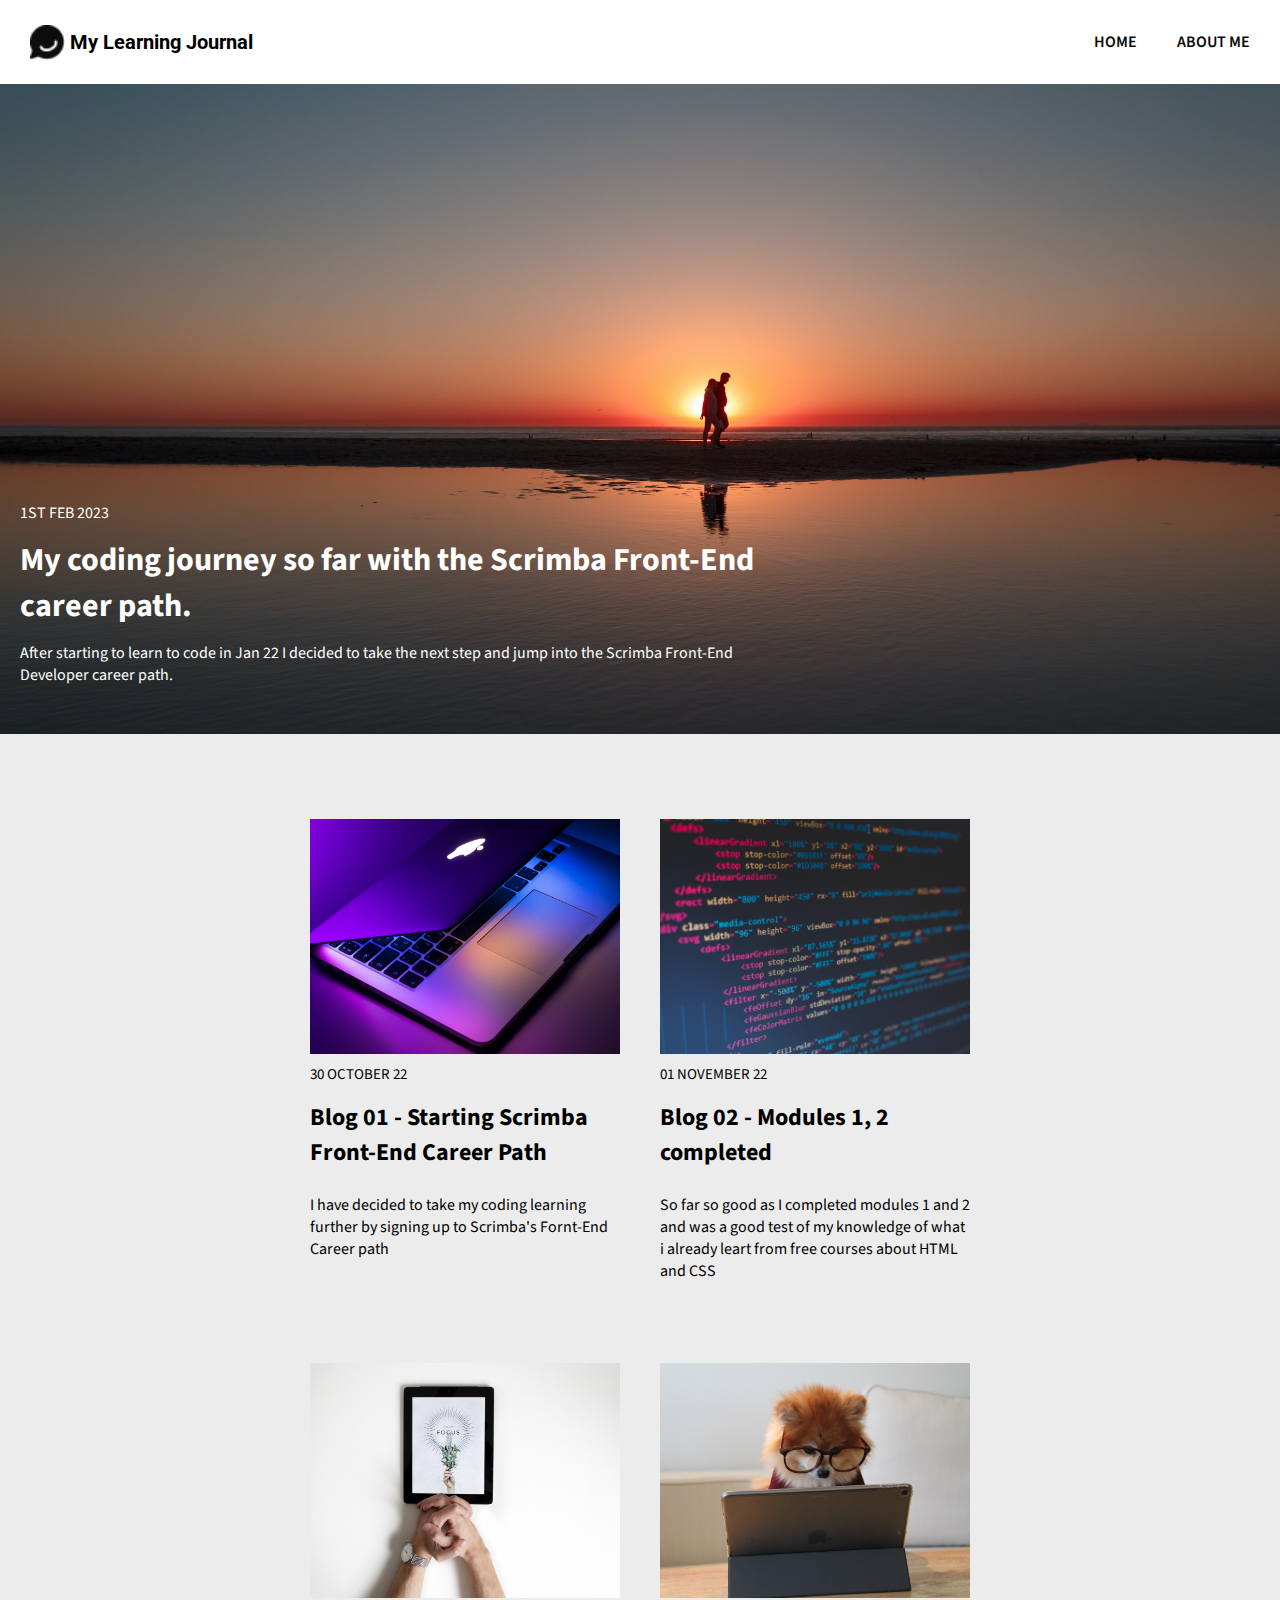
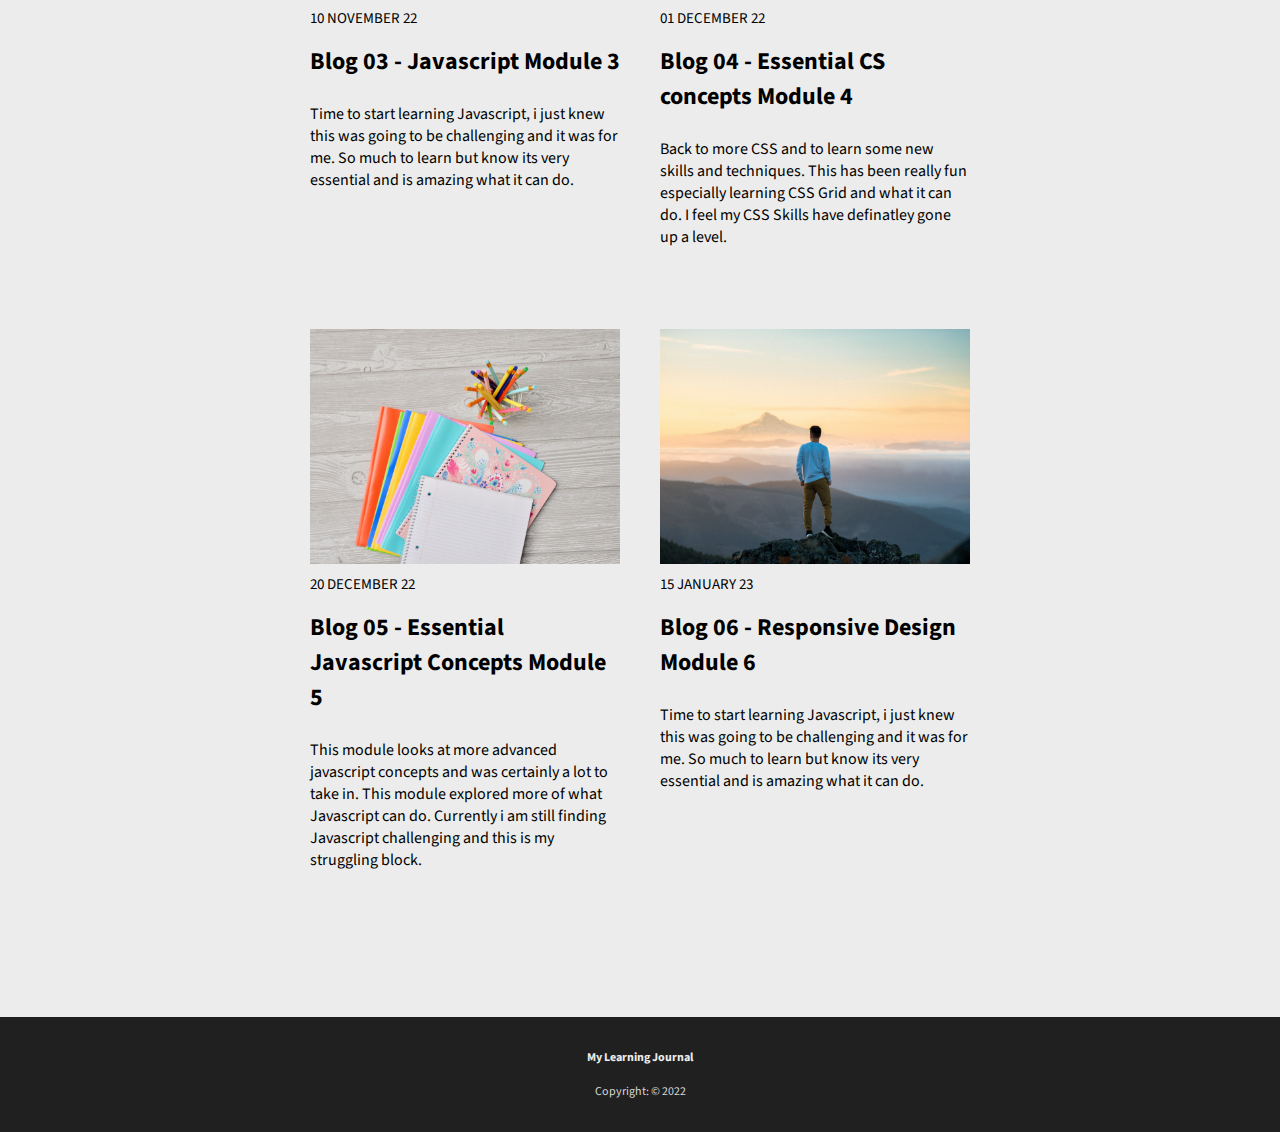
<file: index.html>
<html>
  <head>
    <title>My Learning Journal</title>
    <link rel="stylesheet" href="css/style.css" />
    <link rel="preconnect" href="https://fonts.googleapis.com" />
    <link rel="preconnect" href="https://fonts.gstatic.com" crossorigin />
    <link
      href="https://fonts.googleapis.com/css2?family=Roboto:wght@700&family=Source+Sans+Pro:wght@400;600;700&display=swap"
      rel="stylesheet"
    />
    <meta name="viewport" content="width=device-width, initial-scale=1" />
  </head>
  <body>
    <div class="body-container">
      <nav class="navbar">
        <div class="nav__logo">
          <img class="nav_img" src="/images/logo.img.png" alt="logo image" />
          <p class="logo__title">My Learning Journal</p>
        </div>
        <ul>
          <li><a href="/index.html">HOME</a></li>
          <li><a href="/about_me.html">ABOUT ME</a></li>
        </ul>
      </nav>

      <section class="hero-section">
        <p class="article__date__hero date">1ST FEB 2023</p>
        <h1 class="article__title__hero">
          <a href="/article_page.html">
            My coding journey so far with the Scrimba Front-End career path.
          </a>
        </h1>
        <p class="article__preview__hero">
          After starting to learn to code in Jan 22 I decided to take the next
          step and jump into the Scrimba Front-End Developer career path.
        </p>
      </section>

      <section class="blog-section">
        <div class="blog__card">
          <img
            class="blog__img"
            src="/images/blog01_img.jpg"
            alt="laptop half open"
          />
          <p class="blog__date date">30 OCTOBER 22</p>
          <p class="blog__title">
            Blog 01 - Starting Scrimba Front-End Career Path
          </p>
          <p class="blog__text">
            I have decided to take my coding learning further by signing up to
            Scrimba's Fornt-End Career path
          </p>
        </div>

        <div class="blog__card">
          <img
            class="blog__img"
            src="/images/blog02_img.jpg"
            alt="picture of programming code"
          />
          <p class="blog__date date">01 NOVEMBER 22</p>
          <p class="blog__title">Blog 02 - Modules 1, 2 completed</p>
          <p class="blog__text">
            So far so good as I completed modules 1 and 2 and was a good test of
            my knowledge of what i already leart from free courses about HTML
            and CSS
          </p>
        </div>

        <div class="blog__card">
          <img
            class="blog__img"
            src="/images/blog3_img.jpg"
            alt="person's hands clutched together with tablet that says focus"
          />
          <p class="blog__date date">10 NOVEMBER 22</p>
          <p class="blog__title">Blog 03 - Javascript Module 3</p>
          <p class="blog__text">
            Time to start learning Javascript, i just knew this was going to be
            challenging and it was for me. So much to learn but know its very
            essential and is amazing what it can do.
          </p>
        </div>

        <div class="blog__card">
          <img
            class="blog__img"
            src="/images/blog04_img.jpg"
            alt="Dog with galsses looking at laptop"
          />
          <p class="blog__date date">01 DECEMBER 22</p>
          <p class="blog__title">Blog 04 - Essential CS concepts Module 4</p>
          <p class="blog__text">
            Back to more CSS and to learn some new skills and techniques. This
            has been really fun especially learning CSS Grid and what it can do.
            I feel my CSS Skills have definatley gone up a level.
          </p>
        </div>

        <div class="blog__card">
          <img
            class="blog__img"
            src="/images/blog05_img.jpg"
            alt="person's hands clutched together with tablet that says focus"
          />
          <p class="blog__date date">20 DECEMBER 22</p>
          <p class="blog__title">
            Blog 05 - Essential Javascript Concepts Module 5
          </p>
          <p class="blog__text">
            This module looks at more advanced javascript concepts and was
            certainly a lot to take in. This module explored more of what
            Javascript can do. Currently i am still finding Javascript
            challenging and this is my struggling block.
          </p>
        </div>

        <div class="blog__card">
          <img
            class="blog__img"
            src="/images/blog06_img.jpg"
            alt="person's hands clutched together with tablet that says focus"
          />
          <p class="blog__date date">15 JANUARY 23</p>
          <p class="blog__title">Blog 06 - Responsive Design Module 6</p>
          <p class="blog__text">
            Time to start learning Javascript, i just knew this was going to be
            challenging and it was for me. So much to learn but know its very
            essential and is amazing what it can do.
          </p>
        </div>
      </section>

      <footer class="footer">
        <p class="footer__text">My Learning Journal</p>
        <p class="footer__copyright">Copyright: &copy; 2022</p>
      </footer>
    </div>
  </body>
</html>
</file>
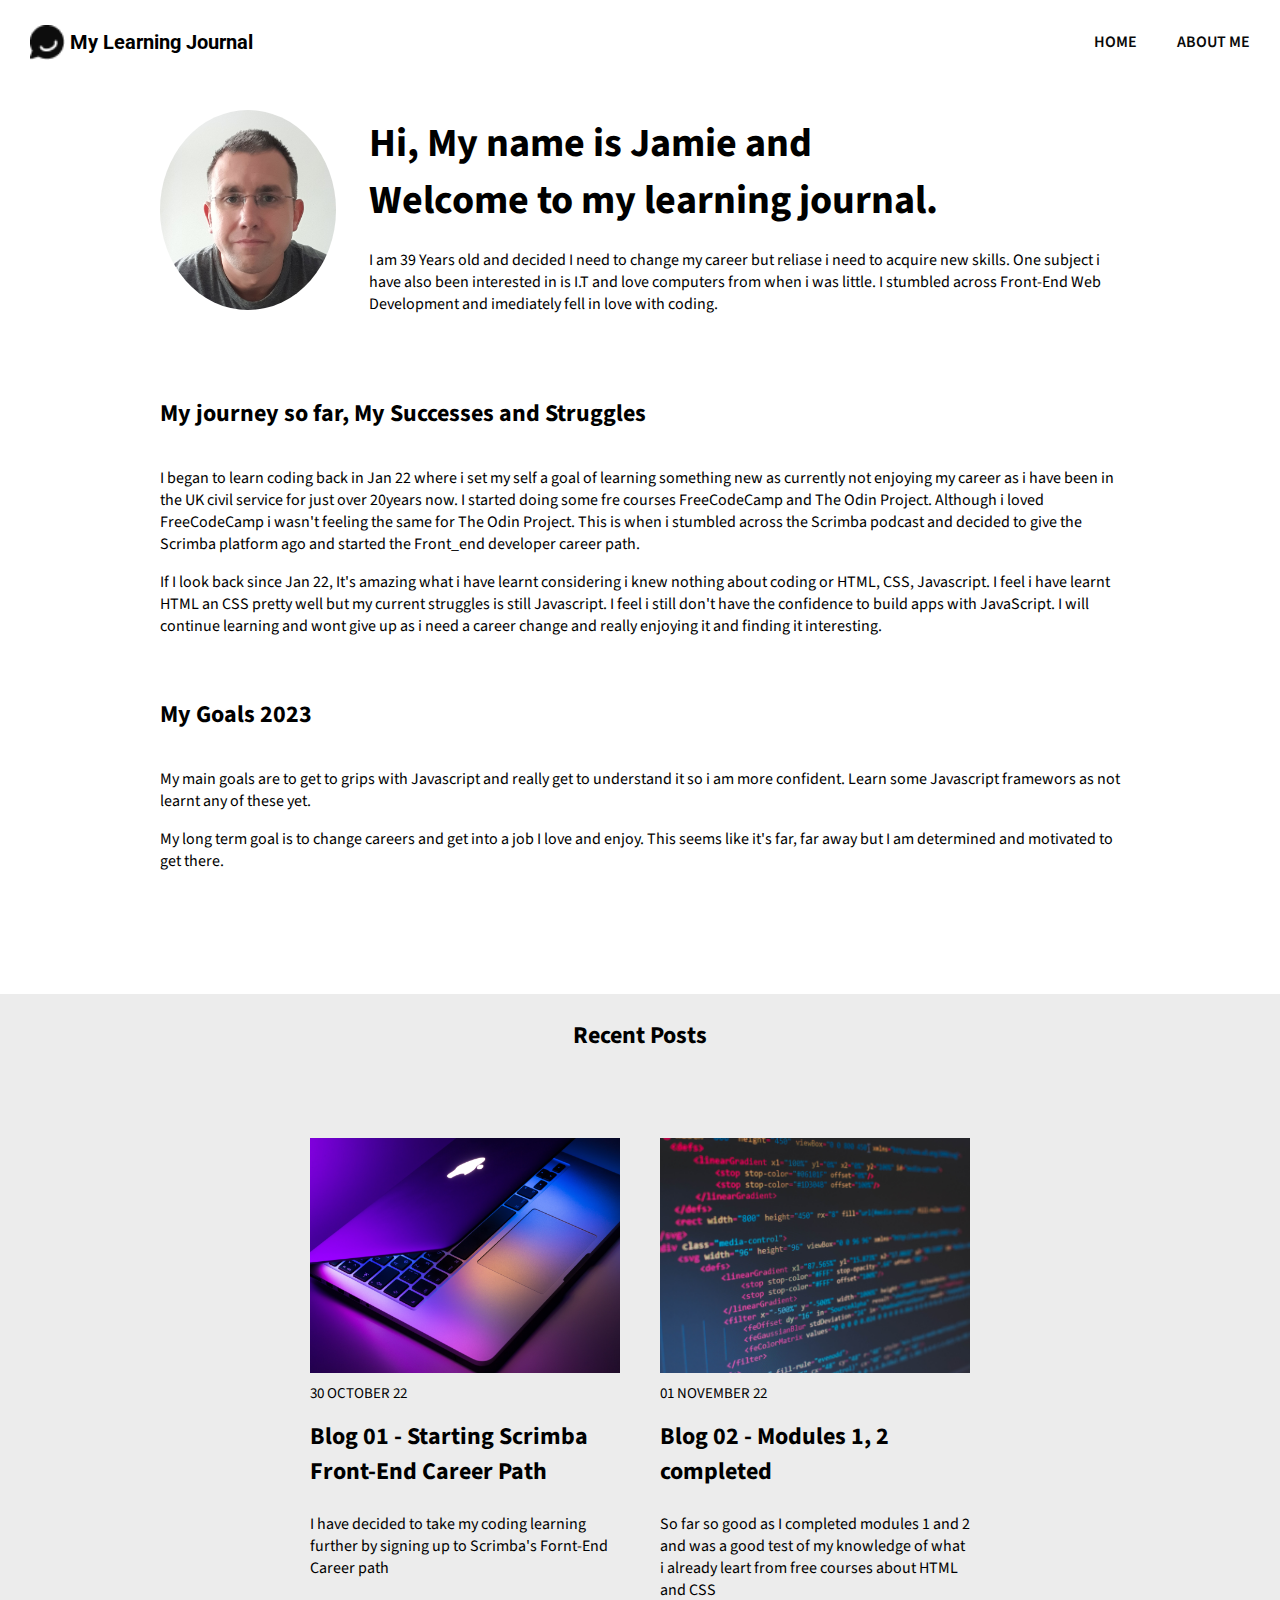
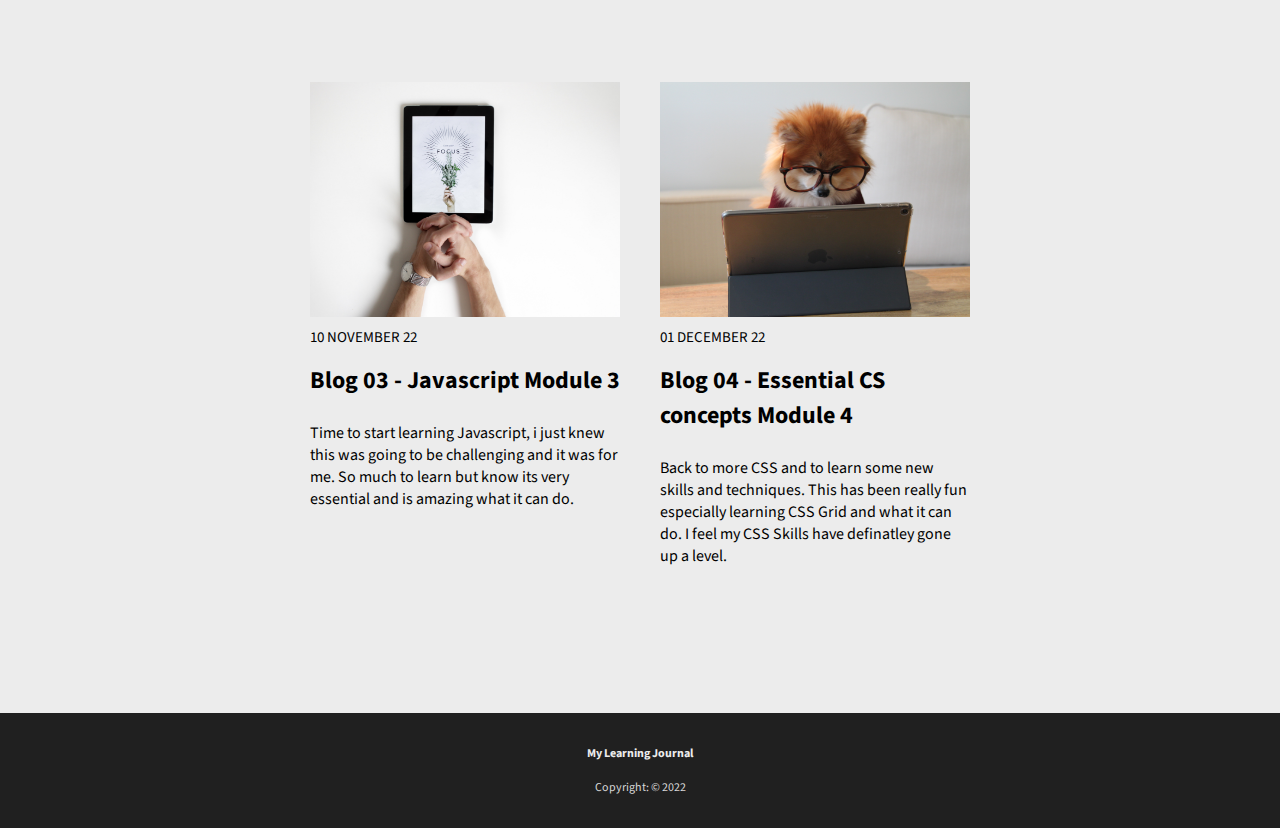
<file: about_me.html>
<html>
  <head>
    <title>My Learning Journal</title>
    <link rel="stylesheet" href="css/style.css" />
    <link rel="preconnect" href="https://fonts.googleapis.com" />
    <link rel="preconnect" href="https://fonts.gstatic.com" crossorigin />
    <link
      href="https://fonts.googleapis.com/css2?family=Roboto:wght@700&family=Source+Sans+Pro:wght@400;600;700&display=swap"
      rel="stylesheet"
    />
    <meta name="viewport" content="width=device-width, initial-scale=1" />
  </head>

  <nav class="navbar">
    <div class="nav__logo">
      <img class="nav_img" src="/images/logo.img.png" alt="logo image" />
      <p class="logo__title">My Learning Journal</p>
    </div>
    <ul>
      <li><a href="/index.html">HOME</a></li>
      <li><a href="/about_me.html">ABOUT ME</a></li>
    </ul>
  </nav>
  <div class="profile__img__section">
    <img
      class="profile__img"
      src="/images/selfie__img.jpg"
      alt="a picture of creator"
    />

    <div class="about-me-flex">
      <h1 class="about__me__title">
        Hi, My name is Jamie and Welcome to my learning journal.
      </h1>
      <p class="about__me__text">
        I am 39 Years old and decided I need to change my career but reliase i
        need to acquire new skills. One subject i have also been interested in
        is I.T and love computers from when i was little. I stumbled across
        Front-End Web Development and imediately fell in love with coding.
      </p>
    </div>
  </div>

  <section class="about-me">
    <h3 class="about__me__headings">
      My journey so far, My Successes and Struggles
    </h3>

    <p class="about__me__text">
      I began to learn coding back in Jan 22 where i set my self a goal of
      learning something new as currently not enjoying my career as i have been
      in the UK civil service for just over 20years now. I started doing some
      fre courses FreeCodeCamp and The Odin Project. Although i loved
      FreeCodeCamp i wasn't feeling the same for The Odin Project. This is when
      i stumbled across the Scrimba podcast and decided to give the Scrimba
      platform ago and started the Front_end developer career path.
    </p>
    <p class="about__me__text">
      If I look back since Jan 22, It's amazing what i have learnt considering i
      knew nothing about coding or HTML, CSS, Javascript. I feel i have learnt
      HTML an CSS pretty well but my current struggles is still Javascript. I
      feel i still don't have the confidence to build apps with JavaScript. I
      will continue learning and wont give up as i need a career change and
      really enjoying it and finding it interesting.
    </p>

    <h3 class="about__me__headings">My Goals 2023</h3>
    <p class="about__me__text">
      My main goals are to get to grips with Javascript and really get to
      understand it so i am more confident. Learn some Javascript framewors as
      not learnt any of these yet.
    </p>
    <p class="about__me__text">
      My long term goal is to change careers and get into a job I love and
      enjoy. This seems like it's far, far away but I am determined and
      motivated to get there.
    </p>
  </section>

  <h2 class="recent__post__heading">Recent Posts</h2>

  <section class="blog-section">
    <div class="blog__card">
      <img
        class="blog__img"
        src="/images/blog01_img.jpg"
        alt="laptop half open"
      />
      <p class="blog__date date">30 OCTOBER 22</p>
      <p class="blog__title">
        Blog 01 - Starting Scrimba Front-End Career Path
      </p>
      <p class="blog__text">
        I have decided to take my coding learning further by signing up to
        Scrimba's Fornt-End Career path
      </p>
    </div>

    <div class="blog__card">
      <img
        class="blog__img"
        src="/images/blog02_img.jpg"
        alt="picture of programming code"
      />
      <p class="blog__date date">01 NOVEMBER 22</p>
      <p class="blog__title">Blog 02 - Modules 1, 2 completed</p>
      <p class="blog__text">
        So far so good as I completed modules 1 and 2 and was a good test of my
        knowledge of what i already leart from free courses about HTML and CSS
      </p>
    </div>

    <div class="blog__card">
      <img
        class="blog__img"
        src="/images/blog3_img.jpg"
        alt="person's hands clutched together with tablet that says focus"
      />
      <p class="blog__date date">10 NOVEMBER 22</p>
      <p class="blog__title">Blog 03 - Javascript Module 3</p>
      <p class="blog__text">
        Time to start learning Javascript, i just knew this was going to be
        challenging and it was for me. So much to learn but know its very
        essential and is amazing what it can do.
      </p>
    </div>
    <div class="blog__card">
      <img
        class="blog__img"
        src="/images/blog04_img.jpg"
        alt="Dog with galsses looking at laptop"
      />
      <p class="blog__date date">01 DECEMBER 22</p>
      <p class="blog__title">Blog 04 - Essential CS concepts Module 4</p>
      <p class="blog__text">
        Back to more CSS and to learn some new skills and techniques. This has
        been really fun especially learning CSS Grid and what it can do. I feel
        my CSS Skills have definatley gone up a level.
      </p>
    </div>
  </section>

  <footer class="footer">
    <p class="footer__text">My Learning Journal</p>
    <p class="footer__copyright">Copyright: &copy; 2022</p>
  </footer>
</html>
</file>
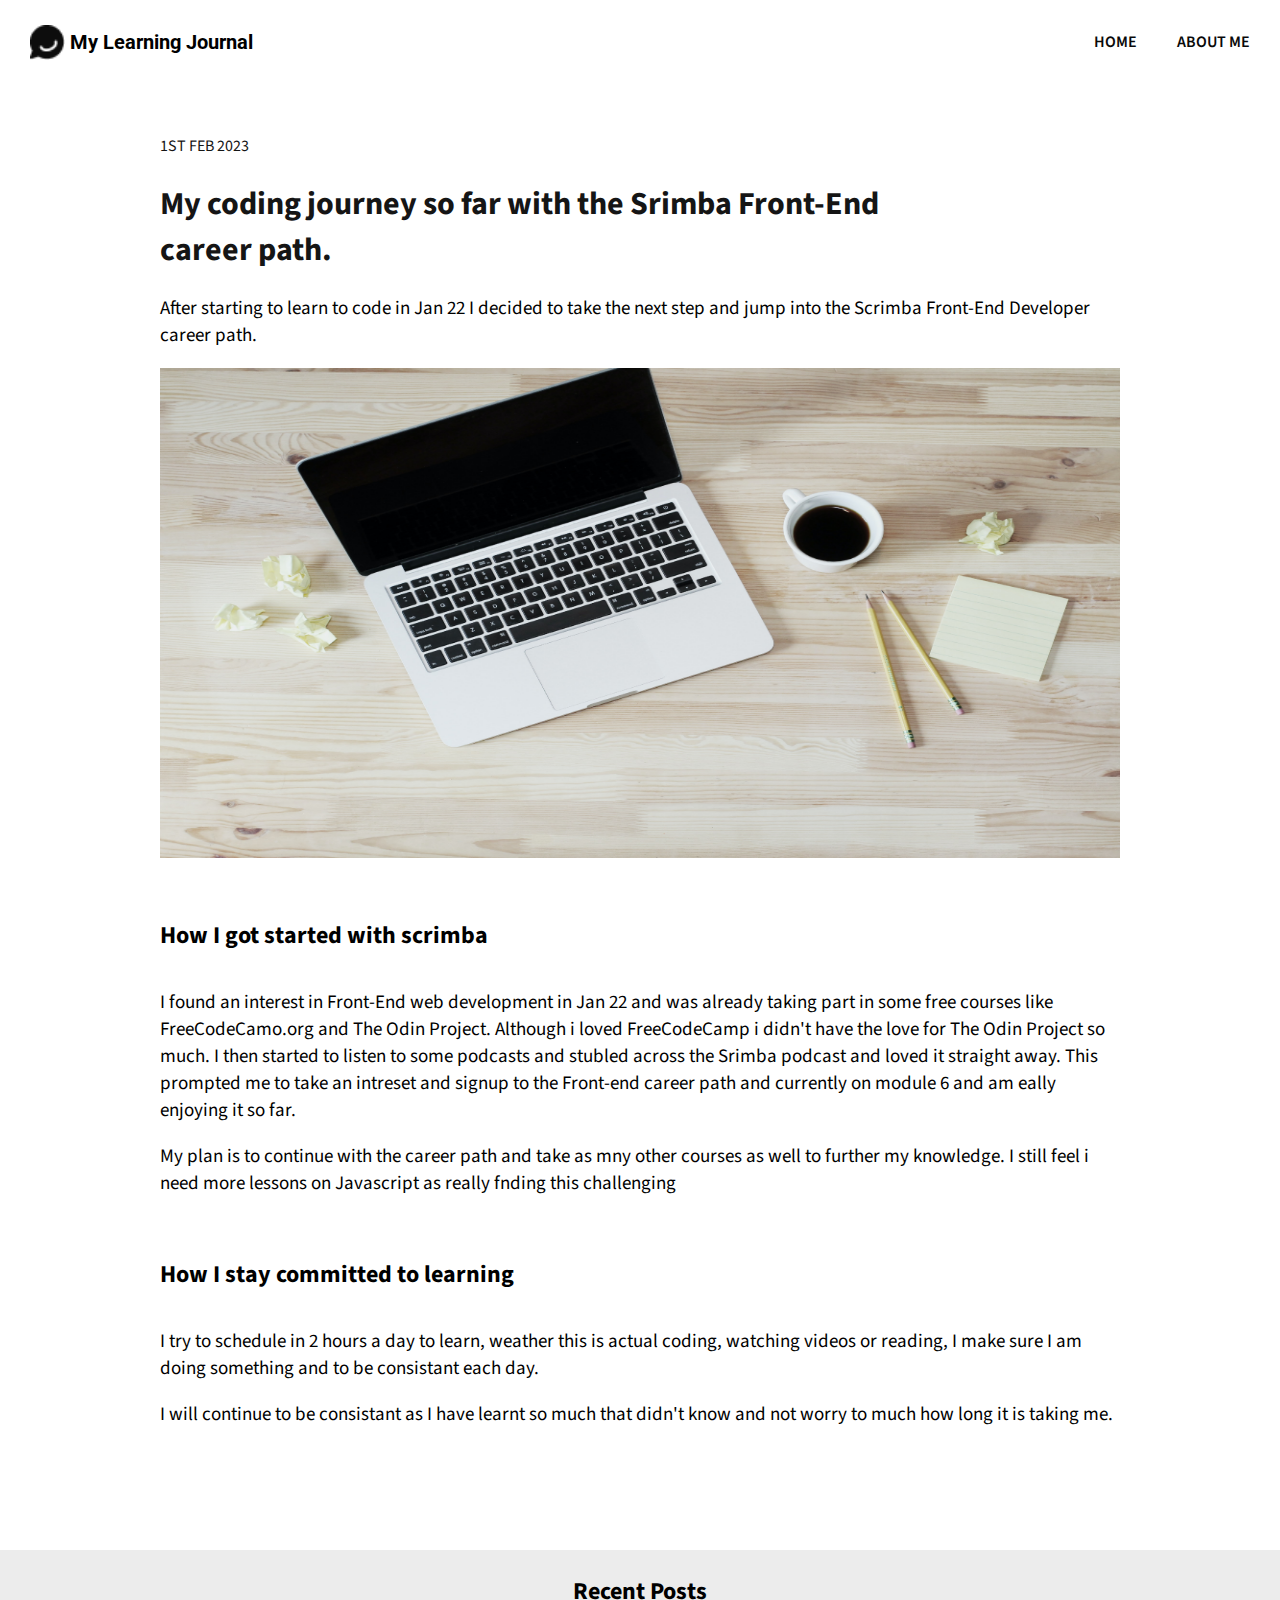
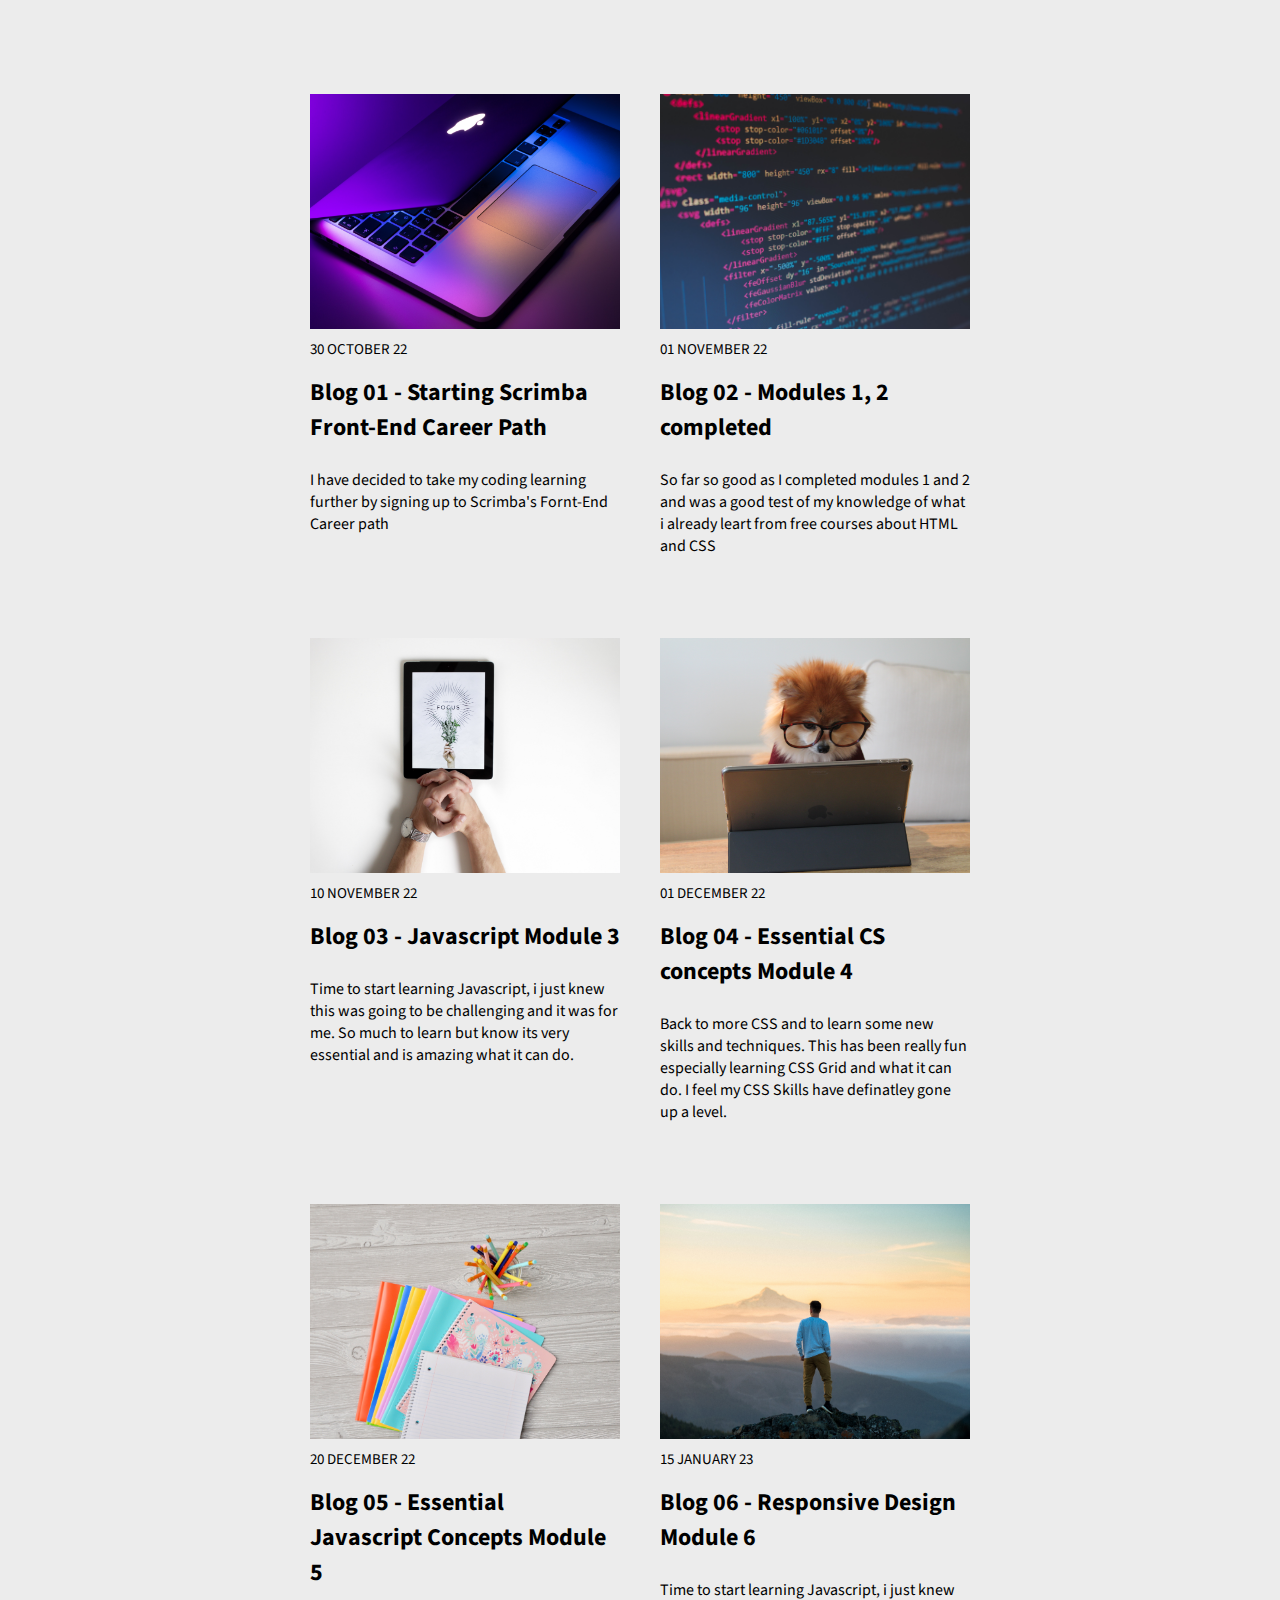
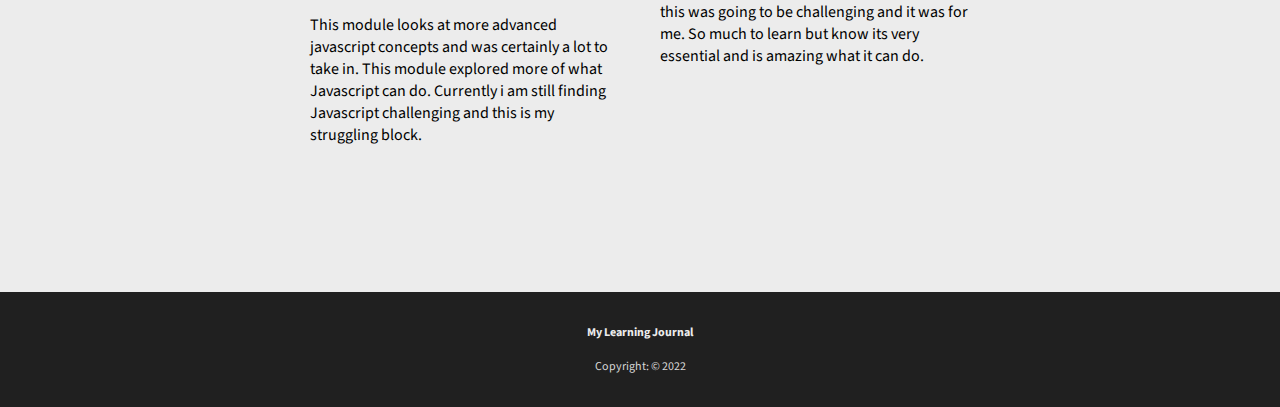
<file: article_page.html>
<html>
  <head>
    <title>My Learning Journal</title>
    <link rel="stylesheet" href="css/style.css" />
    <link rel="preconnect" href="https://fonts.googleapis.com" />
    <link rel="preconnect" href="https://fonts.gstatic.com" crossorigin />
    <link
      href="https://fonts.googleapis.com/css2?family=Roboto:wght@700&family=Source+Sans+Pro:wght@400;600;700&display=swap"
      rel="stylesheet"
    />
    <meta name="viewport" content="width=device-width, initial-scale=1" />
  </head>

  <body>
    <nav class="navbar">
      <div class="nav__logo">
        <img class="nav_img" src="/images/logo.img.png" alt="logo image" />
        <p class="logo__title">My Learning Journal</p>
      </div>
      <ul>
        <li><a href="/index.html">HOME</a></li>
        <li><a href="/about_me.html">ABOUT ME</a></li>
      </ul>
    </nav>

    <section class="article-section">
      <p class="article__date__hero article__date">1ST FEB 2023</p>
      <h1 class="article__title">
        My coding journey so far with the Srimba Front-End career path.
      </h1>
      <p class="article__text">
        After starting to learn to code in Jan 22 I decided to take the next
        step and jump into the Scrimba Front-End Developer career path.
      </p>

      <img
        class="article__img"
        src="/images/article-img.jpg"
        alt="laptop on wooden table with a cup of coffee"
      />

      <h3 class="article__headings">How I got started with scrimba</h3>

      <p class="article__text">
        I found an interest in Front-End web development in Jan 22 and was
        already taking part in some free courses like FreeCodeCamo.org and The
        Odin Project. Although i loved FreeCodeCamp i didn't have the love for
        The Odin Project so much. I then started to listen to some podcasts and
        stubled across the Srimba podcast and loved it straight away. This
        prompted me to take an intreset and signup to the Front-end career path
        and currently on module 6 and am eally enjoying it so far.
      </p>

      <p class="article__text">
        My plan is to continue with the career path and take as mny other
        courses as well to further my knowledge. I still feel i need more
        lessons on Javascript as really fnding this challenging
      </p>

      <h3 class="article__headings">How I stay committed to learning</h3>
      <p class="article__text">
        I try to schedule in 2 hours a day to learn, weather this is actual
        coding, watching videos or reading, I make sure I am doing something and
        to be consistant each day.
      </p>

      <p class="article__text">
        I will continue to be consistant as I have learnt so much that
        <i></i> didn't know and not worry to much how long it is taking me.
      </p>
    </section>

    <h2 class="recent__post__heading">Recent Posts</h2>

    <section class="blog-section">
      <div class="blog__card">
        <img
          class="blog__img"
          src="/images/blog01_img.jpg"
          alt="laptop half open"
        />
        <p class="blog__date date">30 OCTOBER 22</p>
        <p class="blog__title">
          Blog 01 - Starting Scrimba Front-End Career Path
        </p>
        <p class="blog__text">
          I have decided to take my coding learning further by signing up to
          Scrimba's Fornt-End Career path
        </p>
      </div>

      <div class="blog__card">
        <img
          class="blog__img"
          src="/images/blog02_img.jpg"
          alt="picture of programming code"
        />
        <p class="blog__date date">01 NOVEMBER 22</p>
        <p class="blog__title">Blog 02 - Modules 1, 2 completed</p>
        <p class="blog__text">
          So far so good as I completed modules 1 and 2 and was a good test of
          my knowledge of what i already leart from free courses about HTML and
          CSS
        </p>
      </div>

      <div class="blog__card">
        <img
          class="blog__img"
          src="/images/blog3_img.jpg"
          alt="person's hands clutched together with tablet that says focus"
        />
        <p class="blog__date date">10 NOVEMBER 22</p>
        <p class="blog__title">Blog 03 - Javascript Module 3</p>
        <p class="blog__text">
          Time to start learning Javascript, i just knew this was going to be
          challenging and it was for me. So much to learn but know its very
          essential and is amazing what it can do.
        </p>
      </div>
      <div class="blog__card">
        <img
          class="blog__img"
          src="/images/blog04_img.jpg"
          alt="Dog with galsses looking at laptop"
        />
        <p class="blog__date date">01 DECEMBER 22</p>
        <p class="blog__title">Blog 04 - Essential CS concepts Module 4</p>
        <p class="blog__text">
          Back to more CSS and to learn some new skills and techniques. This has
          been really fun especially learning CSS Grid and what it can do. I
          feel my CSS Skills have definatley gone up a level.
        </p>
      </div>

      <div class="blog__card">
        <img
          class="blog__img"
          src="/images/blog05_img.jpg"
          alt="person's hands clutched together with tablet that says focus"
        />
        <p class="blog__date date">20 DECEMBER 22</p>
        <p class="blog__title">
          Blog 05 - Essential Javascript Concepts Module 5
        </p>
        <p class="blog__text">
          This module looks at more advanced javascript concepts and was
          certainly a lot to take in. This module explored more of what
          Javascript can do. Currently i am still finding Javascript challenging
          and this is my struggling block.
        </p>
      </div>

      <div class="blog__card">
        <img
          class="blog__img"
          src="/images/blog06_img.jpg"
          alt="person's hands clutched together with tablet that says focus"
        />
        <p class="blog__date date">15 JANUARY 23</p>
        <p class="blog__title">Blog 06 - Responsive Design Module 6</p>
        <p class="blog__text">
          Time to start learning Javascript, i just knew this was going to be
          challenging and it was for me. So much to learn but know its very
          essential and is amazing what it can do.
        </p>
      </div>
    </section>

    <footer class="footer">
      <p class="footer__text">My Learning Journal</p>
      <p class="footer__copyright">Copyright: &copy; 2022</p>
    </footer>
  </body>
</html>
</file>
<file: css/style.css>
*,
*::before,
*::after {
  box-sizing: border-box;
  padding: 0;
}

html {
  font-size: 62.5%;
  
}

body {
    font-family: 'Source Sans Pro', sans-serif;
    margin: 0;
}


/******** Navbar **********/

.navbar {
    display: flex;
    justify-content: space-between;
    margin: 0 2em;
    
}

.nav__logo {
    display: flex;
    align-items: center;
    gap: 0.5rem;
}

.nav_img {
    height: 23px;
    width: 23px;
} 

.logo__title,
li {
    font-size: 1.4rem;
}

.logo__title {
    font-family: 'Roboto', sans-serif;
    font-weight: bold;
    align-self: center;
   
}

ul {
    align-items: center;
    display: flex;
    gap: 4rem;
}

li {
    font-weight: 600; 
    list-style: none;
}

li > a {
    color: #090909;
    text-decoration: none;
}

a {
   cursor: pointer; 
}

a:hover,
a:focus,
.view__more__link > a:hover,
.view__more__link > a:focus {
    color:blue;
}


/* Hero Section & article Page & About me Page */


.hero-section {
    background-image: url("/images/hero.img.jpg");
    background-size: cover;
    padding: 8.5em 2em 2.5em 2em;
    height: 32rem;  
    width: 100vw;  
}

.article-section {
    padding: 0 2em 0em 2em;
    margin-bottom: 5.1rem;
}

.article__date__hero {
    color: #fff;
    font-size: 1.2rem;
    margin-bottom: 0.8em;
}

.article__date {
    margin: 3.2em 0 1.5em 0 ;
}
.article__date,
.article__title {
    color: #151515;
}
.about-me,
.profile__img__section {
    padding: 0 2em;
}

.about__me__title {
    margin-bottom: 0.5em;
}

.about__me__title,
.article__title {
    font-size: 3.2rem;
    width: 80%;
}

.article__headings,
.about__me__headings,
.about__me__text
.article__text {
    font-size: 1.6rem;
    margin: 2.5em 0 1.5em 0;
    padding: 0;
}

.article__img{
    max-width: 100%;
}

.profile__img {
    border-radius: 50%;
    margin: 0 auto;
    height: 200px;    
    width: 200px;
}

.recent__post__heading {
    background-color: #ECECEC;
    margin: 5.1em 0 0 0;
    padding-top: 1em;
    text-align: center;

}

.article__title__hero > a {
    color: #ffffff;
    font-size: 3.2rem;
    font-weight: bold;
    text-decoration: none;
    text-align: left;
}

.article__preview__hero {
    color: #ffffff;
    font-size: 1.6rem;
    text-align: left;
    padding-bottom: 2em;
    margin-top: 0.8em;

}

.article__title__hero > a:hover {
    text-decoration-color: yellowgreen;
    text-decoration-line: underline;
}

.profile__img {
    margin: 2.6em 0;
}

/* ****** Blog Section ******** */

.blog-section {
    background-color: #ECECEC;
    display: grid;
    grid-template-columns: 370px;
    grid-template-areas:
    "blog_card";
    padding: 5em 0 10em 0;
}

.blog__card {
    margin: 3.5em 2em 3em 2em;

}

.blog__img {
    object-fit: cover;
    height: 235px;
    width: 100%;
}

.blog__date,
.blog__title,
.blog__text {
    margin-top: 1rem;
}


.blog__date {
    font-size: 1.5rem;
}
.blog__title {
    font-size: 2.4rem;
    font-weight: bold;
}
.blog__text {
    font-size: 1.6rem;
}


/* ***** Footer ***** */


.footer {
    background-color: #202020;
    padding: 2em 0;
}

.footer__text,
.footer__copyright {
    text-align: center;
    font-size: 1.2rem;
}

.footer__text {
    color: #ECECEC;
    font-weight: bold;
    padding-bottom: 0.5rem;
}

.footer__copyright {
    color: #D7D7D7;
}

/******* Media queries ******* */

@media (max-width: 360px) {
    .navbar {
        display: flex;
        flex-direction: column;
        
    }

    .hero-section {
        padding-top: 5rem;
        height: 40rem;
    }

    ul {
        display: flex;
        flex-direction: column;
        gap: 1em;
        align-items: center;
        margin-top: 1rem;
    }

}

@media (min-width: 361px) {

    .blog-section {
        display: grid;
        grid-template-columns: 370px;
        grid-template-areas:
        "blog_card";
        justify-content: center;
    }
    
    .article__headings,
    .about__me__headings {
        font-size: 1.8rem;
    }
    .article__text,
    .about__me__text{
        font-size: 1.6rem ;
    }

}

@media (min-width: 600px) {

    .navbar {
        padding: 1em 1em;
    }
    .nav_img {
        height: 35px;
        width: 35px;
    }

    .logo__title {
        font-size: 2rem;
    }

    .hero-section {
        display: flex;
        flex-direction: column;
        height: 65rem;
        padding-bottom: 0;
        padding-top: 0;
        justify-content: flex-end;
    }

    .profile__img__section {
        display: flex;
        flex-direction: row;
        align-items: center;
        gap: 3.3em;
    }

    .blog-section {
        display: grid;
        grid-template-columns: repeat(2, 350px);
        grid-template-areas:
        "blog_card blog_card";
       
    }

    
    
    .profile__img__section,
    .article-section,
    .about-me {
        margin: 0 auto;
        max-width: 1000px;
    }

    .article__date__hero,
    .about__me__text {
        font-size: 1.6rem;
    }
    
    .article__title__hero,
    .about__me__title {
        font-size: 4rem;
    }

    .recent__post__heading,
    .article__headings,
    .about__me__headings {
        font-size: 2.4rem;
    }

    .article__title__hero {
        margin: 0;
    }

    .article__text {
        font-size: 1.9rem;
    }

    .article__title__hero,
    .article__preview__hero {
        max-width: 60%;
    }

    .article__img {
        height: 490px;
        width: 100%;
    }

    li {
        font-size: 1.6rem;
    }

    

}

@media (min-width: 1300px) {


    .logo__title {
        font-size: 2rem;
    }

    

    .blog-section {
        display: grid;
        grid-template-columns: repeat(3, 350px);
        grid-template-areas:
        "blog_card blog_card blog_card";
       
    }
  
}
</file>
